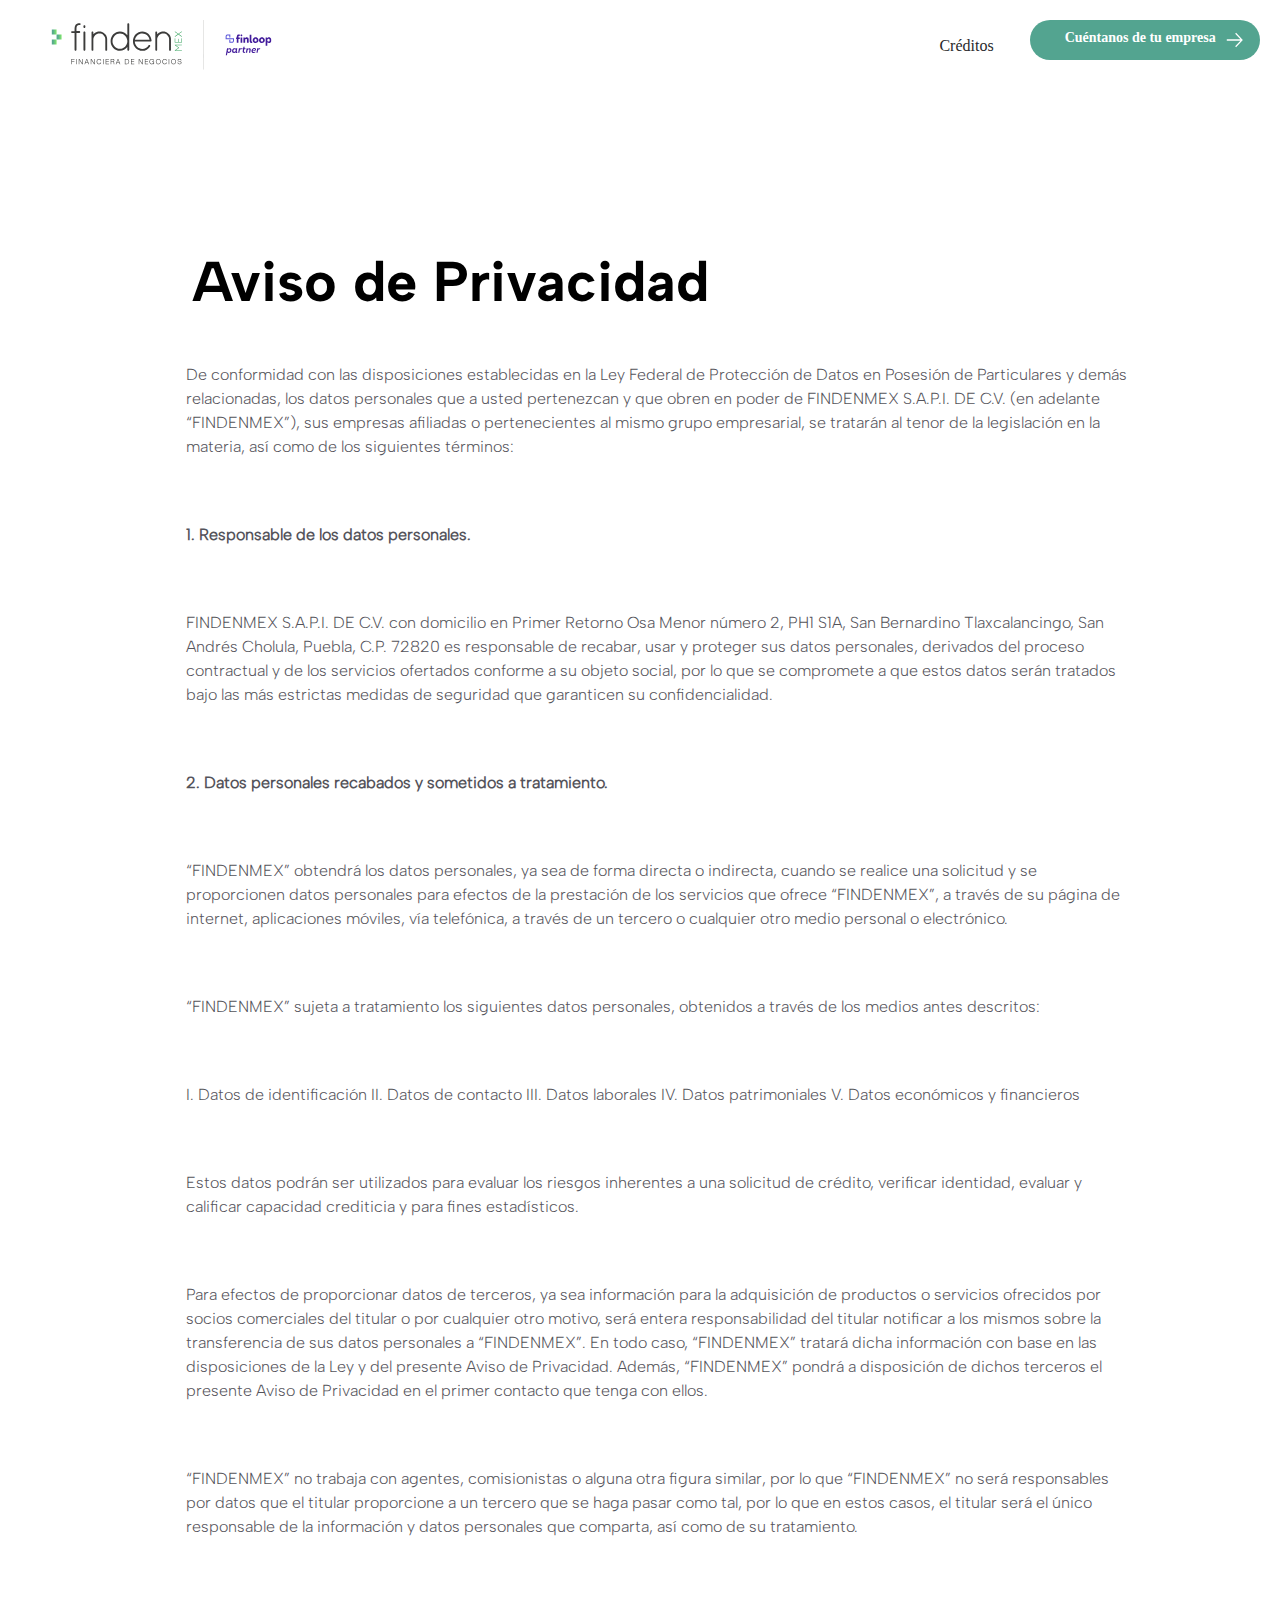
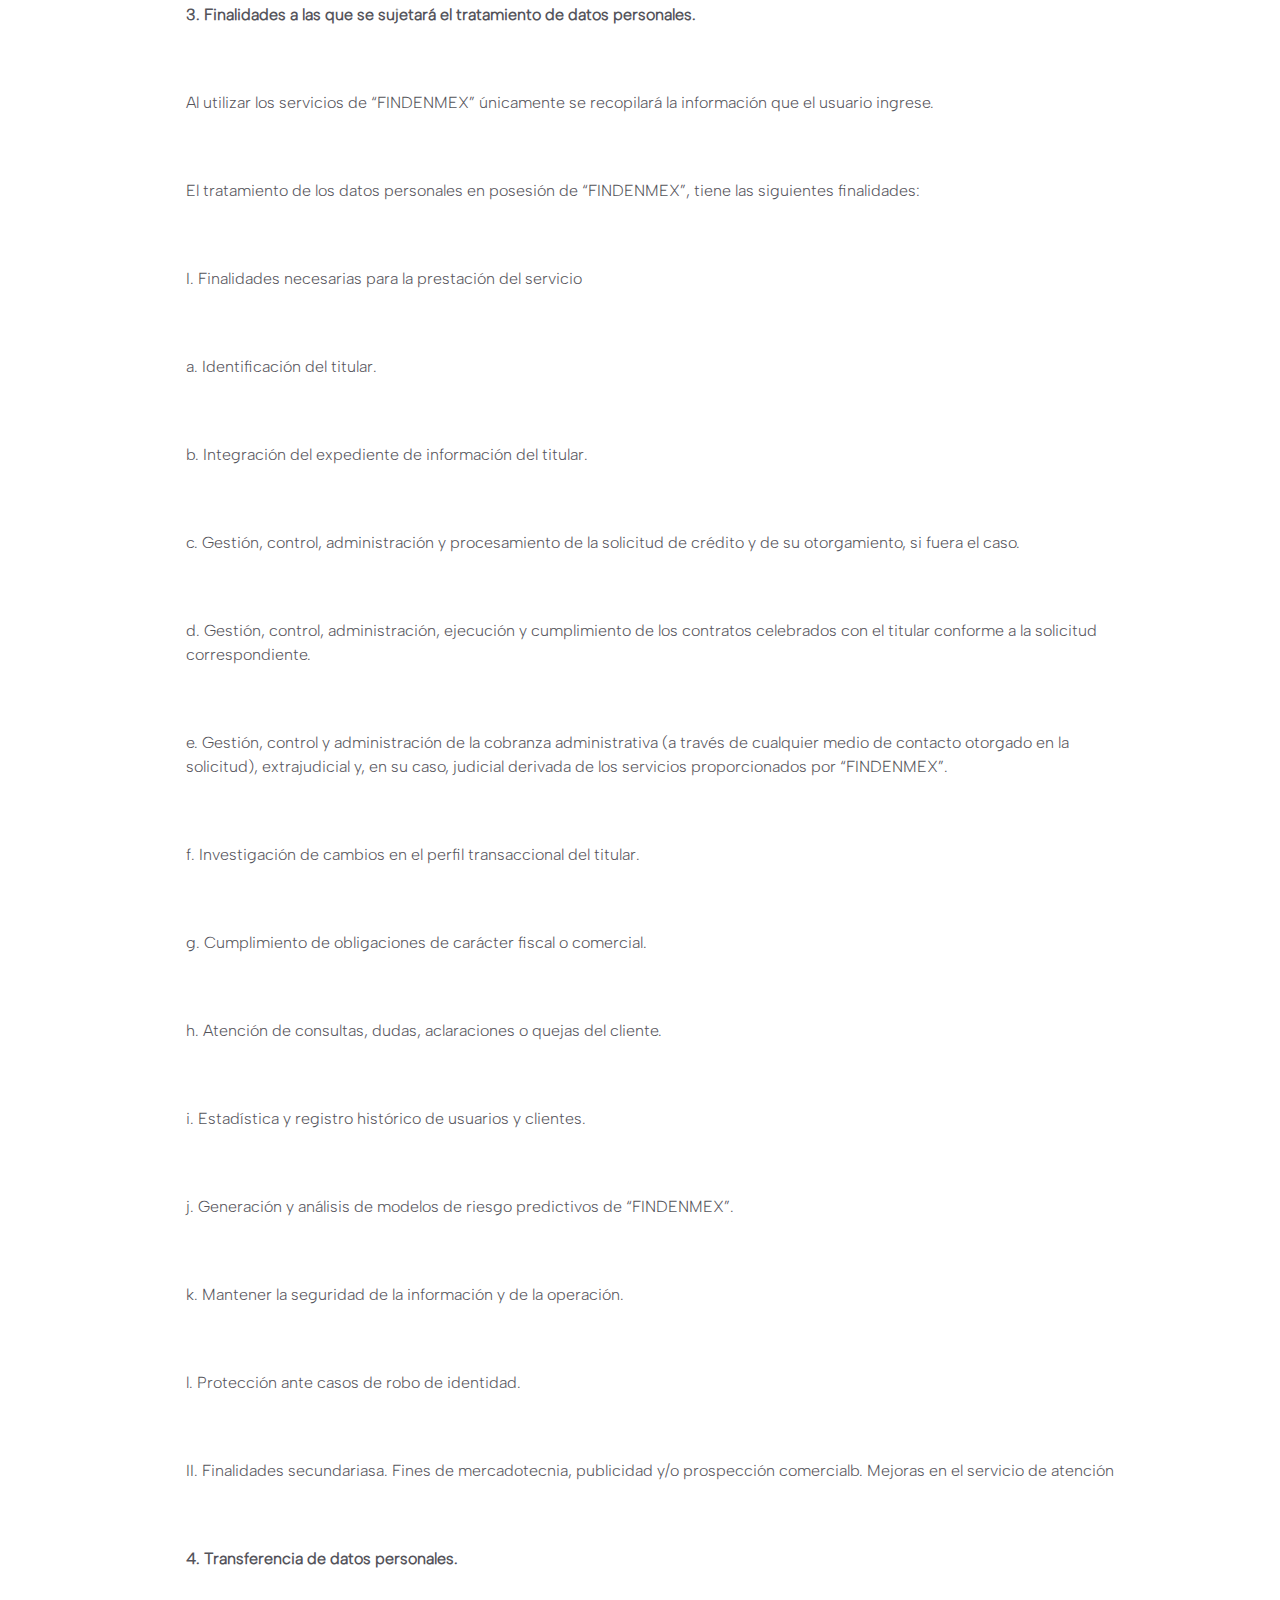
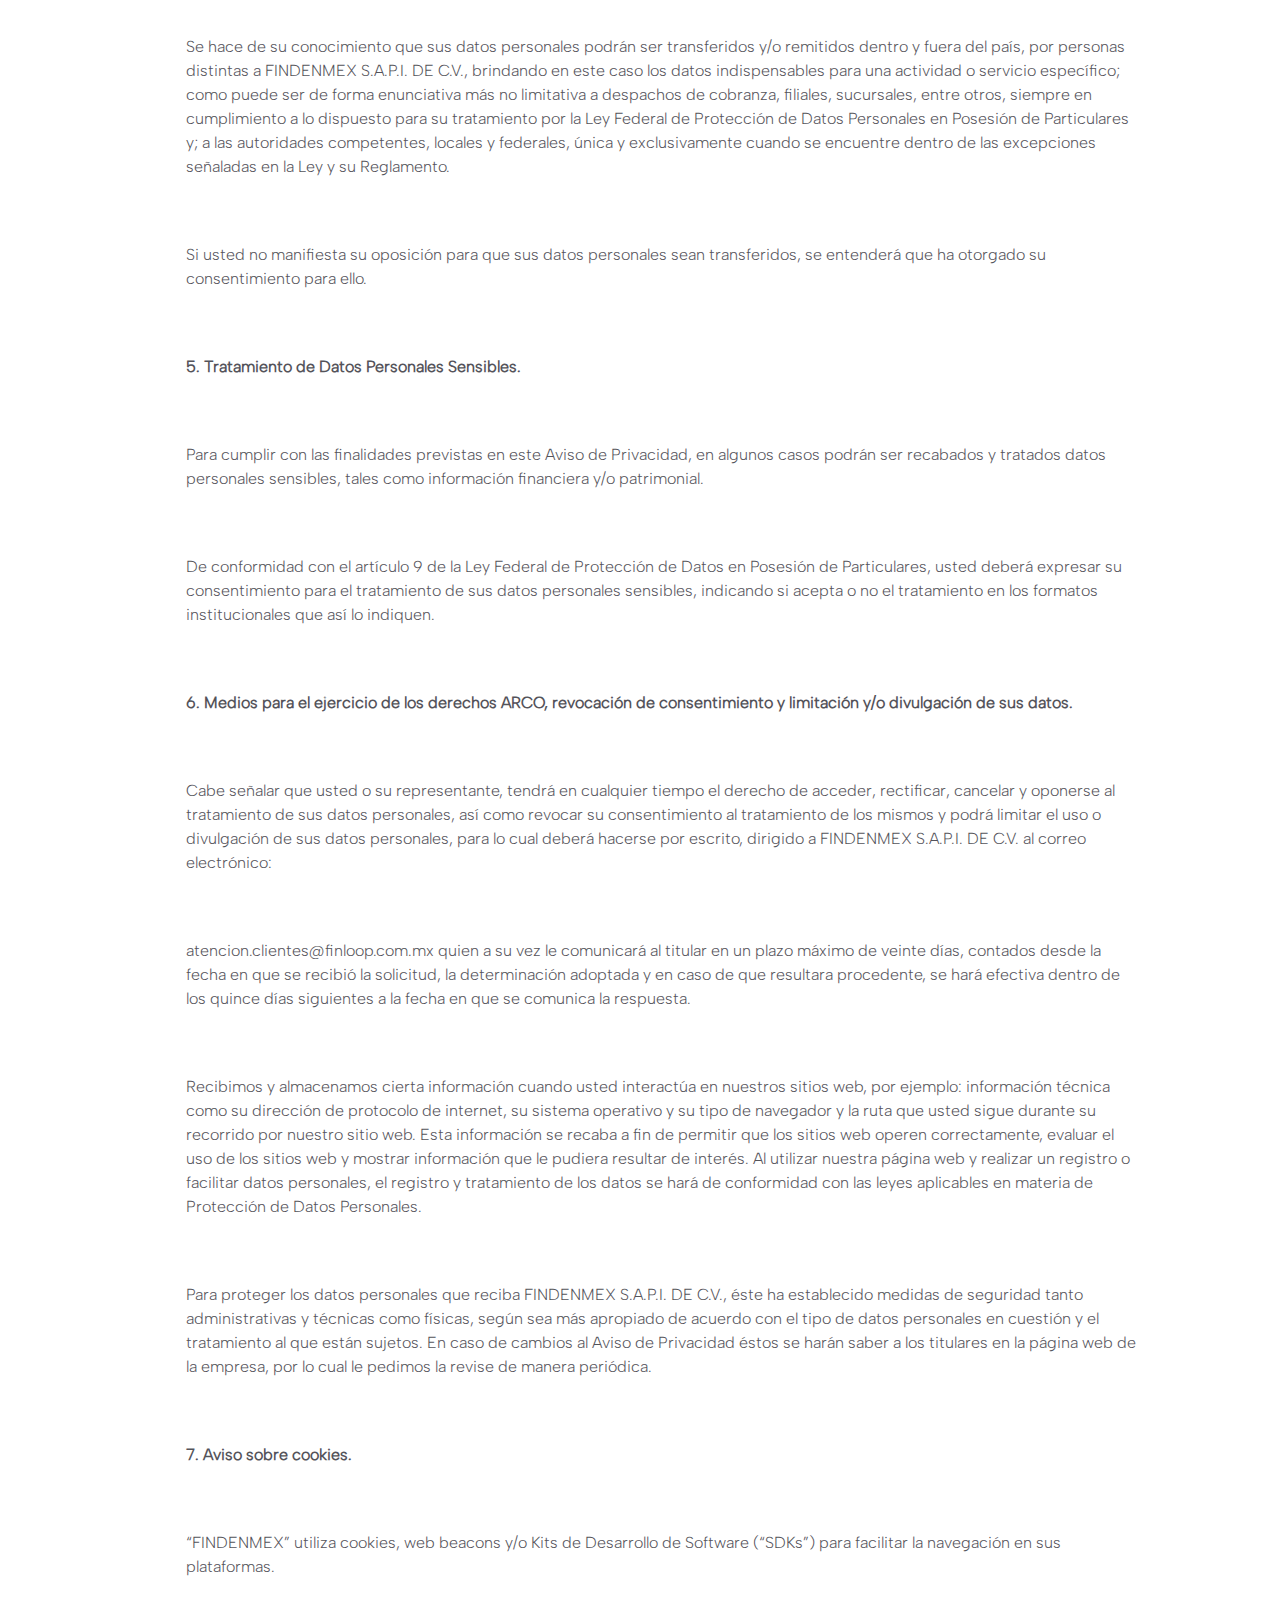
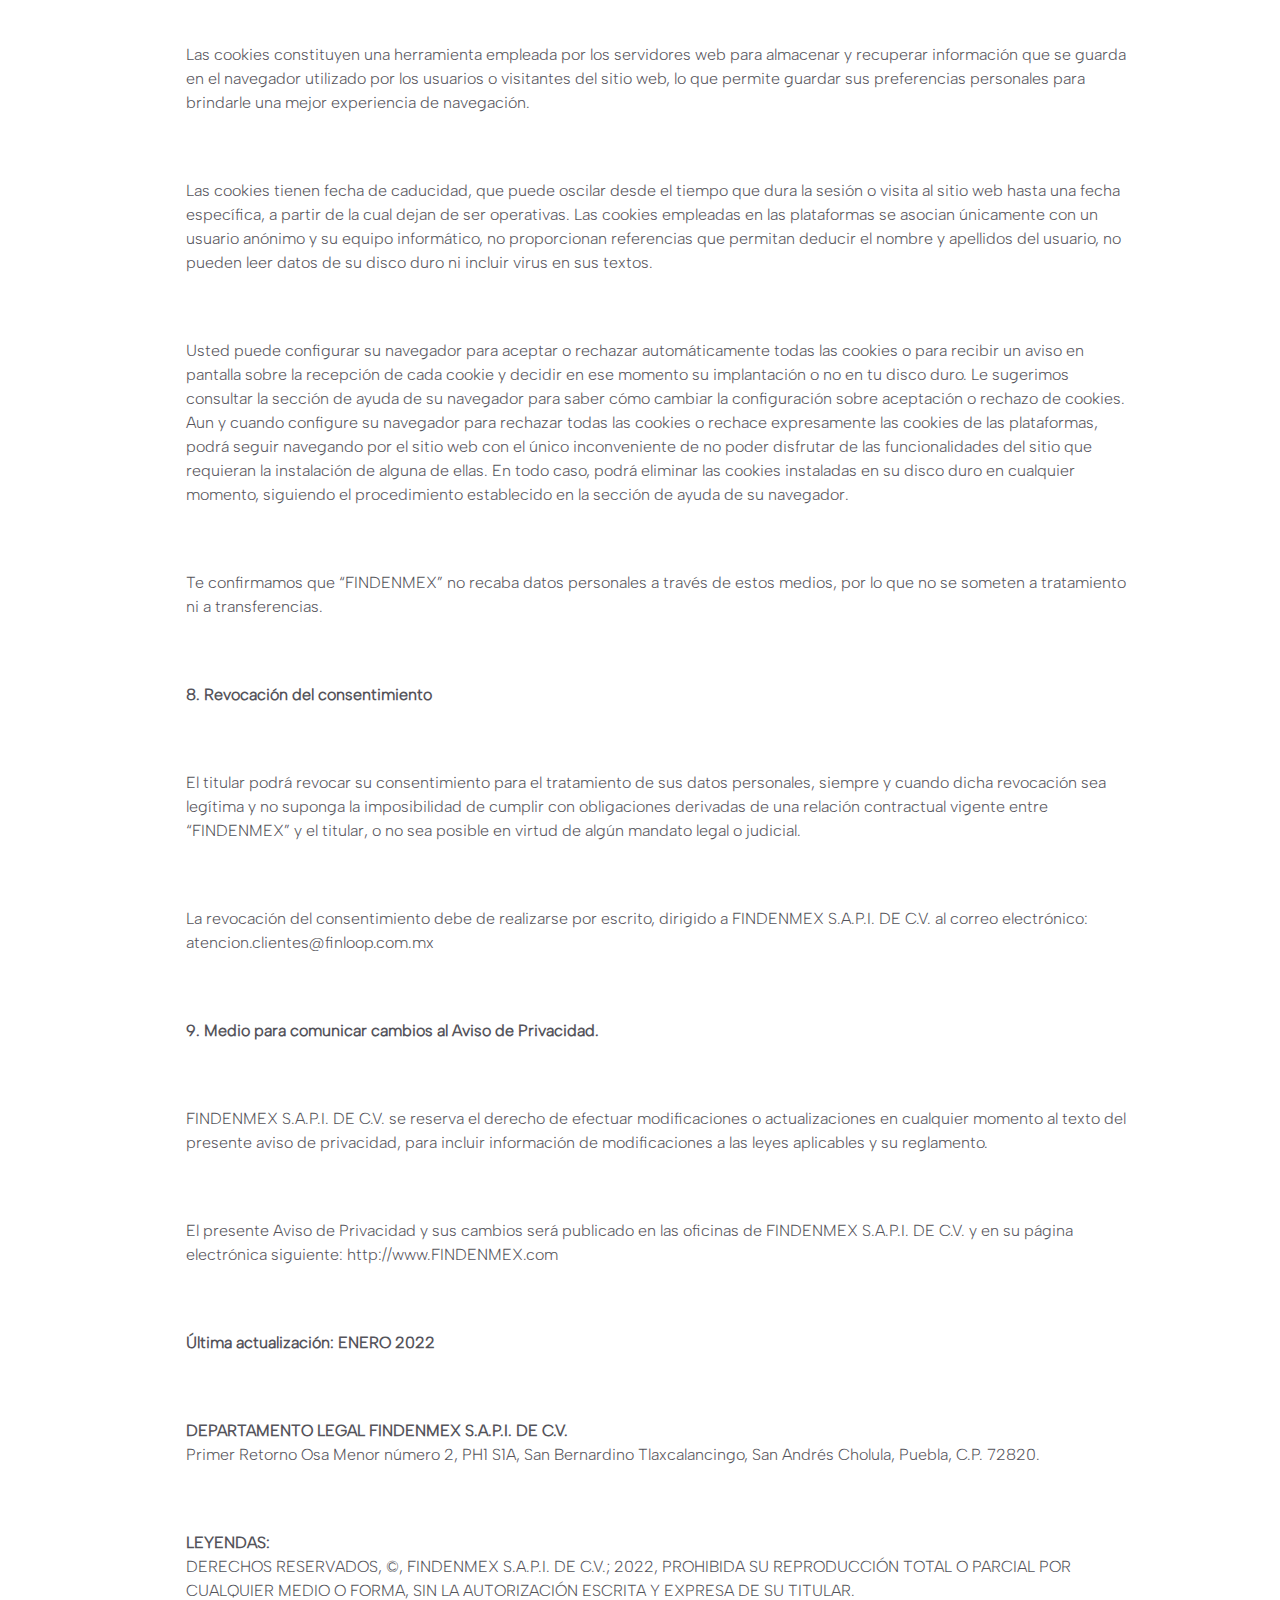
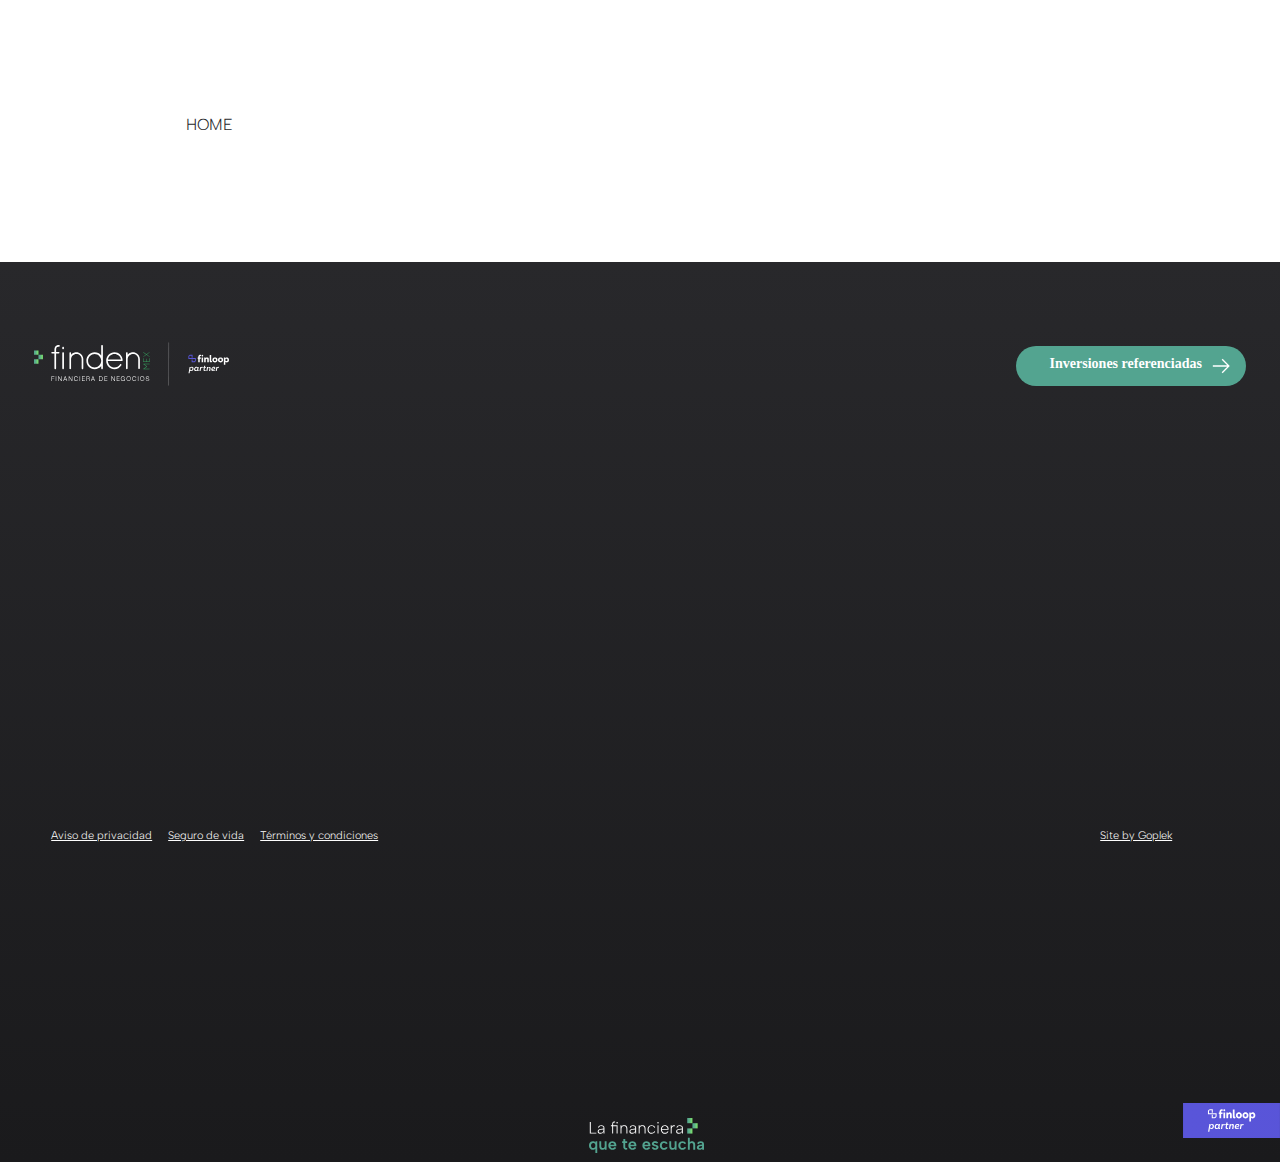
<file: aviso.html>
<!DOCTYPE html>
<html lang="en">
<head>
    <meta charset="UTF-8">
    <meta name="viewport" content="width=device-width, initial-scale=1.0">
    <link rel="stylesheet" href="aviso.css">
    <link rel="stylesheet" href="styles.css">
    <link rel="stylesheet" href="index.html">
    <title>Aviso de privacidad</title>
</head>
<body>
    
    <header class="header2">
        <img class="headerLogo" src="./icons/FindenMex.svg" alt="">
        <a href="index.html#section6" class="creditosBt">Créditos<span class="subrayado"></span></a>
  
        
        <button class="footerBottom" id="hideButtom" >
          <a href="#">
              <span class="textButton2">Cuéntanos de tu empresa</span>
              <span class="textButton2">Cuéntanos de tu empresa</span>
          </a>
  
          <img src="./icons/arrow-01.svg" class="formAncladoArrow" alt="">
         
      </button>
  
      </header>
  
   
<section class="universalContainer">


    <h1 class="titleAviso">Aviso de Privacidad</h1>
    <div class="texto">

      <p>
        De conformidad con las disposiciones establecidas en la Ley Federal de Protección de Datos en Posesión de Particulares y demás relacionadas, los datos personales que a usted pertenezcan y que obren en poder de FINDENMEX S.A.P.I. DE C.V. (en adelante “FINDENMEX”), sus empresas afiliadas o pertenecientes al mismo grupo empresarial, se tratarán al tenor de la legislación en la materia, así como de los siguientes términos:
     </p>
     <span>
        1. Responsable de los datos personales.
    </span>  
    <p>
        FINDENMEX S.A.P.I. DE C.V. con domicilio en Primer Retorno Osa Menor número 2, PH1 S1A, San Bernardino Tlaxcalancingo, San Andrés Cholula, Puebla, C.P. 72820 es responsable de recabar, usar y proteger sus datos personales, derivados del proceso contractual y de los servicios ofertados conforme a su objeto social, por lo que se compromete a que estos datos serán tratados bajo las más estrictas medidas de seguridad que garanticen su confidencialidad.
    </p>
    <span>2. Datos personales recabados y sometidos a tratamiento.</span>
    <p>
        “FINDENMEX” obtendrá los datos personales, ya sea de forma directa o indirecta, cuando se realice una solicitud y se proporcionen datos personales para efectos de la prestación de los servicios que ofrece “FINDENMEX”, a través de su página de internet, aplicaciones móviles, vía telefónica, a través de un tercero o cualquier otro medio personal o electrónico.  
    </p>
    <p>
        “FINDENMEX” sujeta a tratamiento los siguientes datos personales, obtenidos a través de los medios antes descritos:
    </p>
    <p>
        I. Datos de identificación
        II. Datos de contacto
        III. Datos laborales
        IV. Datos patrimoniales
        V. Datos económicos y financieros
    </p>
    <p>
        Estos datos podrán ser utilizados para evaluar los riesgos inherentes a una solicitud de crédito, verificar identidad, evaluar y calificar capacidad crediticia y para fines estadísticos.
    </p>
    <p>
        Para efectos de proporcionar datos de terceros, ya sea información para la adquisición de productos o servicios ofrecidos por socios comerciales del titular o por cualquier otro motivo, será entera responsabilidad del titular notificar a los mismos sobre la transferencia de sus datos personales a “FINDENMEX”. En todo caso, “FINDENMEX” tratará dicha información con base en las disposiciones de la Ley y del presente Aviso de Privacidad. Además, “FINDENMEX” pondrá a disposición de dichos terceros el presente Aviso de Privacidad en el primer contacto que tenga con ellos.
    </p>
    <p>“FINDENMEX” no trabaja con agentes, comisionistas o alguna otra figura similar, por lo que “FINDENMEX” no será responsables por datos que el titular proporcione a un tercero que se haga pasar como tal, por lo que en estos casos, el titular será el único responsable de la información y datos personales que comparta, así como de su tratamiento.</p>
    <span>
        3. Finalidades a las que se sujetará el tratamiento de datos personales.
    </span>
    <p>
        Al utilizar los servicios de “FINDENMEX” únicamente se recopilará la información que el usuario ingrese.
    </p>
    <p>
        El tratamiento de los datos personales en posesión de “FINDENMEX”, tiene las siguientes finalidades:
    </p>
    <p>
        I. Finalidades necesarias para la prestación del servicio
    </p>
    <p>a. Identificación del titular.</p>
    <p>b. Integración del expediente de información del titular.</p>
    <p>c. Gestión, control, administración y procesamiento de la solicitud de crédito y de su otorgamiento, si fuera el caso.</p>
    <p>d. Gestión, control, administración, ejecución y cumplimiento de los contratos celebrados con el titular conforme a la solicitud correspondiente.</p>
    <p>e. Gestión, control y administración de la cobranza administrativa (a través de cualquier medio de contacto otorgado en la solicitud), extrajudicial y, en su caso, judicial derivada de los servicios proporcionados por “FINDENMEX”.</p>
    <p>f. Investigación de cambios en el perfil transaccional del titular.</p>
    <p>g. Cumplimiento de obligaciones de carácter fiscal o comercial.</p>
    <p>h. Atención de consultas, dudas, aclaraciones o quejas del cliente.</p>
    <p>i. Estadística y registro histórico de usuarios y clientes.</p>
    <p>j. Generación y análisis de modelos de riesgo predictivos de “FINDENMEX”.</p>
    <p>k. Mantener la seguridad de la información y de la operación.</p>
    <p>l. Protección ante casos de robo de identidad.</p>
    <p>II. Finalidades secundariasa. Fines de mercadotecnia, publicidad y/o prospección comercialb. Mejoras en el servicio de atención</p>
    <span>
        4. Transferencia de datos personales.
    </span>
    <p>
        Se hace de su conocimiento que sus datos personales podrán ser transferidos y/o remitidos dentro y fuera del país, por personas distintas a FINDENMEX S.A.P.I. DE C.V., brindando en este caso los datos indispensables para una actividad o servicio específico; como puede ser de forma enunciativa más no limitativa a despachos de cobranza, filiales, sucursales, entre otros, siempre en cumplimiento a lo dispuesto para su tratamiento por la Ley Federal de Protección de Datos Personales en Posesión de Particulares y; a las autoridades competentes, locales y federales, única y exclusivamente cuando se encuentre dentro de las excepciones señaladas en la Ley y su Reglamento.
    </p>
    <p>
        Si usted no manifiesta su oposición para que sus datos personales sean transferidos, se entenderá que ha otorgado su consentimiento para ello.
    </p>
    <span>
        5. Tratamiento de Datos Personales Sensibles.
    </span>
    <p>
        Para cumplir con las finalidades previstas en este Aviso de Privacidad, en algunos casos podrán ser recabados y tratados datos personales sensibles, tales como información financiera y/o patrimonial.
    </p>
    <p>
        De conformidad con el artículo 9 de la Ley Federal de Protección de Datos en Posesión de Particulares, usted deberá expresar su consentimiento para el tratamiento de sus datos personales sensibles, indicando si acepta o no el tratamiento en los formatos institucionales que así lo indiquen.
    </p>
    <span>
        6. Medios para el ejercicio de los derechos ARCO, revocación de consentimiento y limitación y/o divulgación de sus datos.
    </span>
    <p>
        Cabe señalar que usted o su representante, tendrá en cualquier tiempo el derecho de acceder, rectificar, cancelar y oponerse al tratamiento de sus datos personales, así como revocar su consentimiento al tratamiento de los mismos y podrá limitar el uso o divulgación de sus datos personales, para lo cual deberá hacerse por escrito, dirigido a FINDENMEX S.A.P.I. DE C.V. al correo electrónico: 
    </p>
    <p>
        atencion.clientes@finloop.com.mx quien a su vez le comunicará al titular en un plazo máximo de veinte días, contados desde la fecha en que se recibió la solicitud, la determinación adoptada y en caso de que resultara procedente, se hará efectiva dentro de los quince días siguientes a la fecha en que se comunica la respuesta.
    </p>
    <p>
        Recibimos y almacenamos cierta información cuando usted interactúa en nuestros sitios web, por ejemplo: información técnica como su dirección de protocolo de internet, su sistema operativo y su tipo de navegador y la ruta que usted sigue durante su recorrido por nuestro sitio web. Esta información se recaba a fin de permitir que los sitios web operen correctamente, evaluar el uso de los sitios web y mostrar información que le pudiera resultar de interés. Al utilizar nuestra página web y realizar un registro o facilitar datos personales, el registro y tratamiento de los datos se hará de conformidad con las leyes aplicables en materia de Protección de Datos Personales.
    </p>
    <p>
        Para proteger los datos personales que reciba FINDENMEX S.A.P.I. DE C.V., éste ha establecido medidas de seguridad tanto administrativas y técnicas como físicas, según sea más apropiado de acuerdo con el tipo de datos personales en cuestión y el tratamiento al que están sujetos. En caso de cambios al Aviso de Privacidad éstos se harán saber a los titulares en la página web de la empresa, por lo cual le pedimos la revise de manera periódica.
    </p>
    <span>
        7. Aviso sobre cookies.
    </span>
    <p>
        “FINDENMEX” utiliza cookies, web beacons y/o Kits de Desarrollo de Software (“SDKs”) para facilitar la navegación en sus plataformas.
    </p>
    <p>
        Las cookies constituyen una herramienta empleada por los servidores web para almacenar y recuperar información que se guarda en el navegador utilizado por los usuarios o visitantes del sitio web, lo que permite guardar sus preferencias personales para brindarle una mejor experiencia de navegación.
    </p>
    <p>
        Las cookies tienen fecha de caducidad, que puede oscilar desde el tiempo que dura la sesión o visita al sitio web hasta una fecha específica, a partir de la cual dejan de ser operativas. Las cookies empleadas en las plataformas se asocian únicamente con un usuario anónimo y su equipo informático, no proporcionan referencias que permitan deducir el nombre y apellidos del usuario, no pueden leer datos de su disco duro ni incluir virus en sus textos.
    </p>
    <p>
        Usted puede configurar su navegador para aceptar o rechazar automáticamente todas las cookies o para recibir un aviso en pantalla sobre la recepción de cada cookie y decidir en ese momento su implantación o no en tu disco duro. Le sugerimos consultar la sección de ayuda de su navegador para saber cómo cambiar la configuración sobre aceptación o rechazo de cookies. Aun y cuando configure su navegador para rechazar todas las cookies o rechace expresamente las cookies de las plataformas, podrá seguir navegando por el sitio web con el único inconveniente de no poder disfrutar de las funcionalidades del sitio que requieran la instalación de alguna de ellas. En todo caso, podrá eliminar las cookies instaladas en su disco duro en cualquier momento, siguiendo el procedimiento establecido en la sección de ayuda de su navegador.
    </p>
    <p>
        Te confirmamos que “FINDENMEX” no recaba datos personales a través de estos medios, por lo que no se someten a tratamiento ni a transferencias.
    </p>
    <span>
        8. Revocación del consentimiento
    </span>
    <p>
        El titular podrá revocar su consentimiento para el tratamiento de sus datos personales, siempre y cuando dicha revocación sea legítima y no suponga la imposibilidad de cumplir con obligaciones derivadas de una relación contractual vigente entre “FINDENMEX” y el titular, o no sea posible en virtud de algún mandato legal o judicial.
    </p>
    <p>
        La revocación del consentimiento debe de realizarse por escrito, dirigido a FINDENMEX S.A.P.I. DE C.V. al correo electrónico: atencion.clientes@finloop.com.mx
    </p>
    <span>
        9. Medio para comunicar cambios al Aviso de Privacidad.
    </span>
    <p>
        FINDENMEX S.A.P.I. DE C.V. se reserva el derecho de efectuar modificaciones o actualizaciones en cualquier momento al texto del presente aviso de privacidad, para incluir información de modificaciones a las leyes aplicables y su reglamento.
    </p>
    <p>
        El presente Aviso de Privacidad y sus cambios será publicado en las oficinas de FINDENMEX S.A.P.I. DE C.V. y en su página electrónica siguiente: http://www.FINDENMEX.com
    </p>
    <span>
        Última actualización: ENERO 2022
    </span>
    <span class="legal">
        DEPARTAMENTO LEGAL FINDENMEX S.A.P.I. DE C.V.
  
        <p>
        Primer Retorno Osa Menor número 2, PH1 S1A, San Bernardino Tlaxcalancingo, San Andrés Cholula, Puebla, C.P. 72820.
        </p>
    </span>
<span class="leyendas">
        LEYENDAS:
    
    <p>
        DERECHOS RESERVADOS, ©, FINDENMEX S.A.P.I. DE C.V.; 2022, PROHIBIDA SU REPRODUCCIÓN TOTAL O PARCIAL POR CUALQUIER MEDIO O FORMA, SIN LA AUTORIZACIÓN ESCRITA Y EXPRESA DE SU TITULAR.
    </p>
</span>




<div class="container">
    <a class="creditLink" href="index.html">HOME</a>
    <div class="linea"></div>
</div>




</div>


<section class="section9">


    <div class="footerContainer">


    


      <div class="footer">

        <div>
          <img class="footerFindemex" src="icons/finden-footer.svg" alt="">
        </div>


        <button class="footerBottom">
          <a href="#" class="formLink2">
              <span class="textButton2">Inversiones referenciadas</span>
              <span class="textButton2">Inversiones referenciadas</span>
          </a>
          <img src="./icons/arrow-01.svg" class="formAncladoArrow" alt="">
      </button>
      </div>
      


      <div class="linksContainer">
        <img class="financiera" src="icons/la-financiera-que-te-escucha.svg" alt="">
      <div class="containerA">
        <a class="footerLinks" href="aviso.html">Aviso de privacidad</a>
        <a class="footerLinks" href="">Seguro de vida</a>
        <a class="footerLinks" href="">Términos y condiciones</a>
      </div>
      <img class="financiera2" src="icons/la-financiera-que-te-escucha.svg" alt="">
      <div class="footerEnd">© FindenMex 2023 · Todos los Derechos Reservados</div>
      <div class="goplek">Site by Goplek</div>
      </div>

      <img class="etiqueta" src="icons/finloop-partner.svg" alt="">
        

</div>

  </section>

   
    

</section>

</body>
</html>
</file>
<file: aviso.css>
@font-face {
    font-family: 'AlbertSans-Bold';
    src: url('./fonts/AlbertSans-Bold.ttf') format('truetype');
}

@font-face {
    font-family: 'AlbertSans-Light';
    src: url('./fonts/AlbertSans-Light.ttf') format('truetype');
}


* {
    margin: 0;
    padding: 0;
    box-sizing: border-box;
}

html,
body {
    margin: 0;
    padding: 0;
    height: 100%;


}


.universalContainer {
   
    top: 0;

}



.navSection6 {
   
    flex-shrink: 0;
    display: flex;
    align-items: center;
    justify-content: space-around;
    padding-top: 2em;
    height: 4.375rem;   
   
}

.navSection6 img{
    width: 9.625rem;
    height: 2.1875rem;
    flex-shrink: 0;
}

.creditLink2 {
    color: #28282B;
    text-align: center;
    font-family: 'AlbertSans-Bold';
    font-size: 0.75rem;
    font-style: normal;
    font-weight: 700;
    line-height: normal;
    cursor: pointer;
}

a {
    color: #28282B;
    text-align: center;
    font-size: 0.75rem;
    font-style: normal;
    font-weight: 700;
    line-height: normal;
    font-family: 'AlbertSans-Light';
}



p {
    color: #54535A;
    font-family: 'AlbertSans-Light';
    font-size: 1rem;
    font-style: normal;
    font-weight: 300;
    line-height: 1.5rem;
}



span {
    color: #54535A;
    font-family: 'AlbertSans-Light';
    font-size: 1rem;
    font-style: normal;
    font-weight: 700;
    line-height: 1.5rem;
}

.texto {

    padding-left: 2em;
    padding-right: 2em;
    padding-top: 3em;
    padding-bottom: 5em;
    display: flex;
    flex-direction: column;
    align-items: center;
    justify-content: center;
    gap: 4em;
    
}

h1 {
    color: #28282B;
    font-family: 'AlbertSans-Bold';
    font-size: 1.75rem;
    font-style: normal;
    font-weight: 700;
    line-height: normal;
    
}

.legal {
    display: flex;
    flex-direction: column;
    justify-content: center;
    align-items: center;
}


.leyendas {
    display: flex;
    flex-direction: column;
    justify-content: center;
    align-items: center;
}

.creditLink {
    color: #28282B;
    text-align: center;
    font-family: 'AlbertSans-Light';
    font-size: 1rem;
    font-style: normal;
    font-weight: 300;
    line-height: normal;
}

.container {
   
    position: relative;
    display: inline-block;
    cursor: pointer;
    text-align: center; 
    padding-top: 3em;
    padding-bottom: 3em;
    
}

.creditLink {
    text-decoration: none;
    color: #000;
    position: relative;
    z-index: 1;
}

.linea {
    position: absolute;
    bottom: 0;
    left: 0;
    width: 0;
    height: 2px;
    background-color: #53A490;
    margin-bottom: 3em;
    transition: width 0.3s ease-in-out;
}

.creditLink:hover+.linea {
    width: 100%;
}







.bgFooter2 {

    width: 37em;
    height: 37em;
    position: absolute;
    transform: translate(-0.87em, 2em);


}


.footer {

    position: relative;
    display: flex;
    flex-direction: column;
    gap: 6em;
    padding-top: 5em;
    justify-content: center;
    align-items: center;

}

.section9{
    
    top: 0;
    background: linear-gradient(#28282B, #1A1A1C);
    max-height: 100%;
    overflow-y: hidden;
    position: relative;
    z-index: 3;
}


@media screen and (min-width: 768px) {

    
    .navSection6 {
        flex-shrink: 0;
        display: flex;
        align-items: center;
        justify-content: space-between;
        padding-top: 2em;
        height: 2.875rem;  
        padding-bottom: 5em;
        height: 6.875rem;
        padding-left: 2%;
        padding-right: 2%;
        }
        
        h1{
            padding-top: 3em;
            width: 334px;
            color: #28282B;
            font-family: 'AlbertSans-Bold';
            font-size: 2.25rem;
            font-style: normal;
            font-weight: 700;
            line-height: normal;
            position: relative;
            left: 15%;
        }
    


    .navSection6 img{
        width: 13.82206rem;
        height: 3.125rem;
        flex-shrink: 0;
    }

    .buttonAviso{
        width: 14.375rem;
        height: 2.5rem;
        flex-shrink: 0;
        border-radius: 1.25rem;
        background: #53A490;
        display: flex;
        justify-content: center;
        align-items: center;
      
      }

      .buttonAvisoLink {
        text-decoration: none;
        color: #FFFFFF;
        font-family: 'AlbertSans-Bold';
        font-size: 0.875rem;
        font-style: normal;
        font-weight: 700;
        line-height: normal;
        width: 167px;
        height: 17px;
        display: block;
      
      }


      .avisoArrow {
        width: 1.16531rem;
        height: 0.98188rem;
        flex-shrink: 0;
        fill: #FFF;
      }

      .containerAviso{
        display: flex;
        gap:2rem;
        align-items: center;
        justify-content: center;
      }

     .titleAviso {
       color: black;
       text-align: center;
      }

      .texto{
        position: relative;
        left: 12%;
        width: 63.375rem;
        align-items: flex-start;
      }

      .legal {
        align-items: flex-start;
    }

    .leyendas {
        
        align-items: flex-start;
    }

    
.creditLink {
    color: #28282B;
    text-align: center;
    font-family: 'AlbertSans-Light';
    font-size: 1rem;
    font-style: normal;
    font-weight: 300;
    line-height: normal;
}


.footerContainer {
   height: 100vh; 
    width: 100vw;
    position: relative;
}

.section9{
    height: 100vh;
    width: 100vw;
    position: relative;
}
}
</file>
<file: styles.css>
@font-face {
  font-family: 'AlbertSans-Bold';
  src: url('./fonts/AlbertSans-Bold.ttf') format('truetype');
}

@font-face {
  font-family: 'AlbertSans-Light';
  src: url('./fonts/AlbertSans-Light.ttf') format('truetype');
}

html {
  scroll-behavior: smooth;
  -webkit-overflow-scrolling: touch;
}



:root {
  --heroHeight: 100vh;
}

* {
  margin: 0;
  padding: 0;
  box-sizing: border-box;
}

section {
  overflow: hidden;
}

body {
  overflow-x: hidden;
}


/* EFECTO COVER ##################################*/
.scrollable-section {
  display: none;
}

.hero-effects {

  height: 100vh;
  position: relative;
  z-index: 1;
  top: 0;
  left: 0;
}

.bg::before {
  content: "";
  position: absolute;
  top: 0;
  left: 0;
  width: 100%;
  height: 100%;
  background: rgba(255, 255, 255, 0.6);
  /* Define la opacidad aquí */
  z-index: 2;
  /* Asegura que esté detrás de .bg */
}


.bg {
  height: 100%;
  position: fixed;
  width: 100%;
  background-image: url('./imgs/finden-hero.jpg');
  background-repeat: no-repeat;
  background-size: cover;
  background-position: center center;
  transform: scale(1);

}


.shade {
  opacity: 0;
  background: white;
  z-index: 2;
  height: 100%;
  position: fixed;
  width: 100%;
  pointer-events: none;
}

.title {
  width: 100%;
}

.text {
  position: relative;
  z-index: 3;
  display: flex;
  flex-direction: column;
  align-items: center;
  justify-content: center;
  width: 23rem;
  text-align: center;
  color: white;
  padding: 4em;
  text-align: center;
  margin-bottom: 50%;
  gap: 2em;
}

.contentText {
  display: flex;
  flex-direction: column;
  justify-content: center;
  align-items: center;
  gap: 3rem;

}



.textImg {
  width: 100%;


}

.textImg2 {
  position: absolute;
  bottom: -30%;
  left: 50%;
  transform: translate(-50%, -50%);
  width: 131px;
  height: 40px;

}


.arrow {
  position: fixed;
  left: 50%;
  margin-left: -20px;
  bottom: 0;
  width: 40px;
  height: 40px;
  opacity: 1;
}

.centerV {
  display: flex;
  justify-content: center;
  align-items: center;
  height: 100%;
}


/* Your custom styles for h1 and p go here */
h1 {
  color: #53A490;
  text-align: center;
  font-family: 'AlbertSans-Bold';
  font-size: 2.75rem;
  font-style: normal;
  font-weight: 700;
  line-height: normal;
}


.text p {
  color: #28282B;
  font-family: 'AlbertSans-Bold';
  font-size: 1.875rem;
  font-style: normal;
  font-weight: 700;
  line-height: normal;
}

.section-2 {
  top: 0;

}

.content {
  background: white;
  display: flex;
  flex-direction: column;
  align-items: center;
  justify-content: center;
  width: 100%;
  position: relative;
  z-index: 3;
  padding-bottom: 2rem;
  overflow: hidden;
}


/* Your custom styles for p inside .content go here */

.bouncy {
  animation: bounce 3s infinite cubic-bezier(0.175, 0.885, 0.32, 1.275);
}

@keyframes bounce {

  0%,
  20%,
  50%,
  80%,
  100% {
    transform: translateY(0);
  }

  40% {
    transform: translateY(-25px);
  }

  60% {
    transform: translateY(-15px);
  }
}

/* EFECTO COVER ##################################*/



header {
  display: flex;
  flex-direction: row;
  justify-content: flex-end;
  align-items: flex-start;
  padding: 1.25rem;
  z-index: 3;
  position: relative;
}

.creditosBt {

  color: #28282B;
  text-align: center;
  font-family: 'AlbertSans-Light';
  font-size: 0.75rem;
  font-style: normal;
  font-weight: 300;
  line-height: normal;
  width: 48px;
  height: 14px;
  line-height: 14px;
  letter-spacing: 0em;
  text-decoration: none;
  cursor: pointer;
  display: inline-block;
  position: relative;
}

.subrayado {
  position: absolute;
  bottom: -0.5em;
  left: 0;
  width: 0;
  height: 2px;
  background-color: #53A490;
  transition: width 0.3s ease-in-out;
}


.creditosBt:hover .subrayado {
  width: 100%;
}

/* Boton superior: "Cuentanos de tu empresa" */

#hideButtom {
  display: none;
}

.formLink {
  display: none;
}

/*  ######################################   */



/*CTA ANCLADO*    */
.formAnclado {
  position: fixed;
  bottom: 0;
  left: 0;
  width: 100%;
  height: 4.375rem;
  background: #53A490;
  display: flex;
  justify-content: center;
  align-items: center;
  gap: 1rem;


}

.formLinkAnclado {
  color: #FFF;
  text-align: right;
  font-family: 'AlbertSans-Bold';
  font-size: 1.125rem;
  font-style: normal;
  font-weight: 700;
  line-height: normal;
  text-transform: uppercase;
  text-decoration: none;

}

.formAncladoArrow {
  width: 1.16531rem;
  height: 0.98188rem;
  flex-shrink: 0;
  fill: #FFF;
}

.footerBottom {

  display: flex;
  justify-content: center;
  align-items: center;
  overflow: hidden;
  position: relative;
  border: none;
  cursor: pointer;
  border-radius: 1.25rem;
  background: #53A490;
  width: 14.375rem;
  height: 2.5rem;
  flex-shrink: 0;
}

.footerBottom a {
  display: block;
  position: relative;
  overflow: hidden;
  width: calc(100% - 50px);
  height: 100%;
  text-decoration: none;

  color: #FFF;
  text-align: right;
  font-family: "AlbertSans-ligth";
  font-size: 0.875rem;
  font-style: normal;
  font-weight: bolder;
  line-height: normal;
}

.textButton2 {
  display: block;
  position: absolute;
  top: 0;
  left: 0;
  width: 100%;
  height: 100%;
  padding: 10px;
  transition: transform 0.5s ease-in-out, opacity 0.5s ease-in-out;
  opacity: 1;
  color: #FFF;
  text-align: right;
  font-family: "AlbertSans-ligth";
  font-size: 0.875rem;
  font-style: normal;
  font-weight: bolder;
  line-height: normal;
  white-space: nowrap; 
}

.footerBottom a:hover .textButton2:first-child {
  transform: translateY(-100%);
  opacity: 0;
}

.footerBottom a:hover .textButton2:last-child {
  transform: translateY(0);
}

.textButton2:last-child {
  transform: translateY(100%);
}



/* CTA ANCLADO  */


.description {
  color: #28282B;
  font-family: 'AlbertSans-Bold';
  font-size: 2.0999rem;
  font-style: normal;
  font-weight: 700;
  line-height: normal;

  padding: 1.5em;
  width: 369px;
  height: 371px;



}

.descriptionContent {
  top: 0;
  align-items: center;


}

.description span {
  color: #53A490;
  font-family: 'AlbertSans-Bold';
  font-size: 2.0999rem;
  font-style: normal;
  font-weight: 700;
  line-height: normal;
}

/* Efecto de entrada de texto */
.description {
  opacity: 0;
  transform: translateY(50px);
  transition: opacity 1s, transform 1s;
}

/*Efecto de entrada de texto */

/*Imagenes para efecto revelado*/
.imgRevealed {

  margin-top: 0.5em;
  padding-right: 9.5em;
  padding-bottom: 4em;

}

.imgRevealed div {
  display: flex;
  /* Cambiar la dirección de flexbox para las imágenes internas */
  flex-direction: row;
  /* Alinear las imágenes internas horizontalmente */
}

.imgRevealed img {
  flex-shrink: 0;
  margin: 0.300em;
  /* Espacio entre las imágenes */
  opacity: 0;
  /* Inicialmente, las imágenes están ocultas */
  transition: opacity 0.5s;
  /* Agrega una transición de fade-in */
}

.imgRevealed img.in-viewport {
  opacity: 1;
}


.imgRevealed>div:nth-child(2) {

  height: 10.625em;
  flex-shrink: 0;
  width: 100%;
  position: relative;

}

.imgRevealed>div:nth-child(3) {

  height: 10.625em;
  flex-shrink: 0;
  width: 100%;


}


.imgRevealed>div:nth-child(2)>img.img2 {

  position: absolute;
  transform: translate(9.6em);
}


.img1 {
  width: 9.5em;
  height: 9.5em;
}


.img2 {
  width: 9.5em;
  height: 9.5em;
  position: absolute;


}

.childContainer2 {
  position: absolute;
  background-color: white;
  width: 1.875em;
  height: 1.875em;
  border-radius: 50%;
  transform: translate(17em, -0.7em);


}

.img3 {
  width: 9.5em;
  height: 9.5em;
  position: absolute;


}

.chilContainer3 {
  position: relative;
  background-color: white;
  width: 3.125rem;
  height: 3.125rem;
  flex-shrink: 0;
  top: 8em;
  right: 1em;
  border-radius: 50%;
}

#imgVar1 {
  transition: opacity 1s;
  /* 0.5 segundos para la transición de opacidad */
}

#imgVar2 {
  transition: opacity 1s;
  /* 0.5 segundos para la transición de opacidad */
}

#imgVar3 {
  transition: opacity 1s;
  /* 0.5 segundos para la transición de opacidad */
}


.linea-verde {
  position: relative;
  width: 100%;
  height: 2.5px;
  background-color: white;
  overflow: hidden;
}

.linea-verde::before {
  content: "";
  position: absolute;
  top: 0;
  left: 0;
  width: 0;
  height: 100%;
  background-color: #53A490;
  ;
  animation: crecimiento 5s linear infinite;
}

@keyframes crecimiento {
  0% {
    width: 0;
  }

  100% {
    width: 100%;
  }
}

.linea-verde:hover::before {
  animation: none;
  width: 100%;
}

/*   */


/*   */

#section3 {
  background-color: white;
  top: 0;
  display: flex;
  flex-direction: column;
  align-items: center;
  justify-content: center;
  gap: 2em;
  padding-top: 9em;
  padding-bottom: 3em;
  position: relative;
  z-index: 3;
}


.info {
  background-color: white;
  width: 23.125rem;


}

.info p {

  color: #28282B;
  font-family: 'AlbertSans-Bold';
  font-size: 2.125rem;
  font-style: normal;
  font-weight: 700;
  line-height: normal;
  
}

.colorB {
  color: #28282B;
  font-family: 'AlbertSans-Bold';
  font-style: normal;
  font-weight: 700;
  line-height: normal;
}

.color {
  color: #53A490;
  font-family: 'AlbertSans-Bold';
  font-size: 2.125rem;
  font-style: normal;
  font-weight: 700;
  line-height: normal;
}

.colorDegrade {
  color: #53A490;
  font-family: 'AlbertSans-Light';
  font-size: 2.125rem;
  font-style: normal;
  font-weight: 600;
  line-height: normal;
}


.degrade {
  color: #54535A;
  font-family: 'AlbertSans-Light';
  font-size: 2.125rem;
  font-style: normal;
  font-weight: 300;
  line-height: normal;
}

.pibContainer {
 
  position: relative;
 


}

.dots {
  width: 20em;
  height: 20em;
transform: rotate(-90deg);
flex-shrink: 0;
}

.pib {
  width: 20.875rem;
  height: 15rem;
  flex-shrink: 0;
  position: absolute;
  transform: translate(-21em, 2em);

}

.section-3Container {
  display: flex;
  flex-direction: column;
  align-items: center;
  justify-content: center;
  gap: 2em;

}



#section4 {
  background-color: #28282B;
  width: 100%;
  padding-top: 7.5rem;
  display: flex;
  justify-content: center;
  flex-direction: column;
  overflow-y: hidden;
  gap: 2rem;
  padding-bottom: 6rem;
  top: 0;
  position: relative;
  z-index: 3;
}

.fadeTop {
  opacity: 0;
  transform: translate(0, 10vh);
  transition: all 1s;
}


.visible {
  opacity: 1;
  transform: translate(0, 0);
}




.pymesContainer {
  padding-left: 1.7em;
}

.dots2 {
  width: 20em;
  height: 20em;
  position: relative;
}

.pymes {
  width: 17em;
  height: 17em;
  position: absolute;
  transform: translate(-18.2em);
}

.info2 {
  font-size: 2.125rem;
  font-style: normal;
  font-weight: 300;
  line-height: normal;
  text-align: justify;
  padding-left: 0.5em;
  padding-right: 0.5em;
  padding-bottom: 1.7em;

}


.color2 {
  color: #FFFFFF;
  font-family: 'AlbertSans-Light';
  font-size: 2rem;
  font-style: normal;
  font-weight: lighter;
  line-height: normal;
}

.info2 p {
  color: #FFFFFF;
  font-family: 'AlbertSans-Bold';
  font-size: 2rem;
  font-style: normal;
  font-weight: 700;
  line-height: normal;
  text-align: left;

}

.greenColor {
  color: #53A490;
  font-family: 'AlbertSans-Bold';
  font-size: 2rem;
  font-style: normal;
  font-weight: 700;
  line-height: normal;
}

.fuente {
  color: #53A490;
  font-family: 'AlbertSans-Light';
  font-size: 0.625rem;
  font-style: normal;
  font-weight: 300;
  line-height: normal;
  padding-top: 2px;
  width: 100%;

}

#section5 {
  background-color: white;
  width: 100%;
  height: 100%;
  display: flex;
  flex-direction: column;
  gap: 2.5em;
  justify-content: center;
  align-items: center;
  top: 0;
  padding-bottom: 5em;
  position: relative;
  z-index: 3;



}

.info3 {
  text-align: center;
  width: 100vw;
  margin-top: 5em;
  font-size: 2.25rem;
  line-height: normal;

}

.greenColor2 {
  color: #53A490;
  font-family: 'AlbertSans-Bold';
  font-style: normal;
  font-weight: 700;
  line-height: normal;
}

.boldBlack {
  color: #28282B;

  font-family: 'AlbertSans-Bold';
  font-style: normal;
  font-weight: 700;
  line-height: normal;
}

.color3 {

  color: #54535A;
  font-family: 'AlbertSans-Light';
  font-style: normal;
  font-weight: lighter;
  line-height: normal;

}

.containerEmpresa {
  width: 23.125rem;
  height: 13.125rem;
  flex-shrink: 0;
  background-image: url('imgs/empresas-mexicanas.jpg');
  background-size: cover;
  background-position: center center;
  margin-top: 1.5em;

}

#section6 {
  background-color: white;
  width: 100%;
  top: 0;
  overflow: auto;
}


h2 {
  color: #28282B;
  font-family: 'AlbertSans-Bold';
  font-size: 2.625rem;
  font-style: normal;
  font-weight: 700;
  line-height: normal;
  text-align: center;
  padding-top: 3.5em;
  

}

h3 {
  color: #53A490;
  font-family: 'AlbertSans-Bold';
  font-size: 1.5rem;
  font-style: normal;
  font-weight: 700;
  line-height: normal;
  text-align: center;
  padding-bottom: 1rem;
}

.info4 {
  padding-left: 0.5em;
  padding-right: 0.5em;


}

.infoP {
  color: #54535A;
  font-family: 'AlbertSans-Light';
  font-size: 1.125rem;
  font-weight: lighter;
  font-style: normal;
  text-align: center;

}

.pagas {
  color: #53A490;
  text-align: center;
  font-family: 'AlbertSans-Bold';
  font-size: 1.125rem;
  font-style: normal;
  font-weight: 300;
  line-height: normal;
}

.capital {
  color: #54535A;
  text-align: center;
  font-family: 'AlbertSans-Bold';
  font-size: 1.125rem;
  font-style: normal;
  font-weight: 300;
  line-height: normal;
}

.container4 {
  display: flex;
  flex-direction: column;
  align-items: center;
  justify-content: center;
  gap: 2em;
  padding-top: 9em;
}

.container5 {
  display: flex;
  flex-direction: column;
  align-items: center;
  justify-content: center;
  gap: 2em;
  padding-top: 3em;
}

.info5 {
  padding-left: 0.5em;
  padding-right: 0.5em;
}

.container6 {
  display: flex;
  flex-direction: column;
  align-items: center;
  justify-content: center;
  gap: 2em;
  padding-top: 3em;

}

.info6 {
  text-align: center;
  color: #54535A;
  font-family: 'AlbertSans-Light';
  font-size: 1.125rem;
  font-weight: lighter;
  font-style: normal;
  text-align: center;

}

#section7 {
  background-color: white;
  width: 100%;
  top: 0;
  padding-top: 12rem;
  display: flex;
  flex-direction: column;
  align-items: center;
  justify-content: center;
  position: relative;
  z-index: 3;

}

.info7 {

  font-size: 1.75rem;
  text-align: center;
}

.container7 {
  padding-left: 1em;
  padding-right: 1em;
  display: flex;
  flex-direction: column;
  align-items: center;
  justify-content: center;
  gap: 4em;
  margin-top: -2em;
}

.infoP3 {
  clear: #54535A;
  font-family: 'AlbertSans-Light';

  font-weight: lighter;
  font-style: normal;

}

.pagas3 {
  color: #53A490;
  text-align: center;
  font-family: 'AlbertSans-Bold';

  font-style: normal;
  font-weight: 300;
  line-height: normal;
}


.containerImgs {
  position: relative;
  overflow: hidden;
  display: flex;
  width: 22.875rem;
  height: 23.125rem;
  padding: 0.00006rem 0rem 0rem 0rem;
  flex-direction: column;
  justify-content: center;
  align-items: center;
  flex-shrink: 0;
}

.dots3 {
  width: 90%;
  height: 90%;
  flex-shrink: 0;
  position: relative;
  clip-path: polygon(0 0, 100% 0, 100% 75%, 0 75%);
}

.finloop {
  width: 75%;
  height: 100%;
  flex-shrink: 0;
  position: absolute;
  bottom: -100%;
  /* Inicialmente fuera de la vista */
  transition: bottom 1s ease, clip-path 1s ease;
  transform: translate(-0.1em, 2em);
}

.finloop.active {
  bottom: 0;
  clip-path: polygon(0 0, 100% 0, 100% 65%, 0 65%);
}


#section8 {
  background: #EFEFEF;
  margin-top: -5em;
  padding-top: 5em;
  padding-bottom: 8em;
  top: 0;
  position: relative;
  z-index: 3;
}


h4 {
  color: #28282B;
  font-family: 'AlbertSans-Bold';

  font-style: normal;
  font-weight: 700;
  line-height: normal;
  text-align: center;

  padding-bottom: 4rem;
  text-shadow: 0px 4px 4px rgba(0, 0, 0, 0.25);
  font-size: 2.625rem;
}

.h4Green {
  color: #53A490;
  font-family: 'AlbertSans-Bold';
  font-size: 2.625rem;
  font-style: normal;
  font-weight: 700;
  line-height: normal;
}

.info8 {

  line-height: normal;
  text-align: center;

}

.black {
  font-size: 1.70rem;
  color: #28282B;
  text-align: center;
  font-family: 'AlbertSans-Bold';
  font-style: normal;
  font-weight: 700;
  line-height: 140%;
}

.ligthBlack {
  font-size: 1.5rem;
  color: #28282B;
  font-family: 'AlbertSans-light';
  font-style: normal;
  font-weight: lighter;

}

.formulario {
  font-family: 'AlbertSans-light';
  color: #53A490;
  font-size: 1.5rem;
  font-style: normal;
  font-weight: 300;
  line-height: 140%;
  text-decoration-line: underline;
}

.container8 {
  display: flex;
  flex-direction: column;
  align-items: center;
  justify-content: center;
  position: relative;
  z-index: 3;
}

.containerRelative {
  width: 18.3125rem;
  height: 21.25rem;
  flex-shrink: 0;
  padding-top: 1em;
  margin-bottom: 4em;
}

.empresarioImg {
  width: 17rem;
  height: 20rem;
  flex-shrink: 0;
  margin-top: 4em;
  position: relative;

}

.iconFinden {
  width: 4.2rem;
  height: 7.2rem;
  flex-shrink: 0;
  position: absolute;
  transform: translate(-3em, 20.3em);

}

#section9 {

  top: 0;
  background: linear-gradient(#28282B, #1A1A1C);
  max-height: 100%;
  overflow-y: hidden;
  position: relative;
  z-index: 3;

}

#section9 .formAnclado {
  display: none;
  overflow: auto;
}

.sectionContainer9 {
  position: relative;
  display: flex;
  flex-direction: column;
  gap: 6em;
  padding-top: 5em;
  justify-content: center;
  align-items: center;

}

.bgFooter {
  width: 34em;
  height: 34em;
  position: absolute;
  transform: translate(5em, 4em);


}

.footerFindemex {
  width: 12.1875rem;
  height: 2.75rem;
  flex-shrink: 0;
}



.financiera {
  width: 7.1875rem;
  height: 2.1875rem;
  flex-shrink: 0;
}

.footerImg {
  position: absolute;

}

.footerLinks {
  color: #FFF;
  font-family: 'AlbertSans-light';
  font-size: 0.6875rem;
  font-style: normal;
  font-weight: 300;
  line-height: normal;
}

.linksContainer {

  display: flex;
  gap: 3em;
  justify-content: center;
  align-items: center;
  padding-bottom: 3%;
  flex-direction: column;
  padding-top: 3.5em;
}

footer {
  color: #FFF;
  font-family: 'AlbertSans-light';
  font-size: 0.5625rem;
  font-style: normal;
  font-weight: 300;
  line-height: normal;
  text-align: center;
  padding-top: 1.5em;
}

.goplek {
  color: #FFF;
  font-family: 'AlbertSans-light';
  font-size: 0.6875rem;
  font-style: normal;
  font-weight: 300;
  line-height: normal;
  text-decoration-line: underline;
  text-align: center;
  padding-top: 5em;
  padding-bottom: 5em;
}


.etiqueta {
  position: absolute;
  bottom: 2.5em;
  width: 6.0625rem;
  height: 2.1875rem;
  flex-shrink: 0;
  right: 0;

}

.footerContainer {

  background: linear-gradient(#28282B, #1A1A1C);
  position: relative;
  width: 100vw;
  overflow: hidden;
}



.bgFooter2 {

  width: 37em;
  height: 37em;
  position: absolute;
  transform: translate(-0.87em, 2em);


}


.footer {

  position: relative;
  display: flex;
  flex-direction: column;
  gap: 6em;
  padding-top: 5em;
  justify-content: center;
  align-items: center;

}


.App {
  top: 0;
  background: white;
  position: relative;
  z-index: 3;

}

.header2{
  display: none;
}

.containerLateral img{
  display: none;
}

#tab2 h2{
  display: none;
}

#tab3 h2{
  display: none;
}

.imgcontainer {
  padding-top: 3em;
  padding-bottom: 4em;
  display: flex;
  flex-direction: column;
  justify-content: center;
  align-items: center;
  height: 100%;
  width: 100%;
  position: relative;
  background: white;
  gap: 1rem;
}

.imgcontainer img {

  object-fit: cover;
  transform-origin: left;
}

.creditoImg{
  width: 17.0625rem;
  height: 10.625rem;
  flex-shrink: 0;
}

.reveal {
  visibility: hidden;
  position: relative;
  width: 100%;
  height: 100%;
  max-width: 100%;
  overflow: hidden;
  display: flex;
  align-items: center;
  justify-content: center;
  
}



.conntainerA {
  display: flex;
  flex-direction: row;
  justify-content: center;
  align-items: center;
}

.financiera2 {
  display: none;
}

.creditoImg2{
  display: none;
}

.creditoSimple{
  display: none;
}

.finloopLateral{
  display: none;   
}

.finloopLateral2{
  display: none; 
}

.footerEnd {
  color: white;
  font-family: 'AlbertSans-light';
  font-size: 0.5625rem;
  font-style: normal;
  font-weight: 300;
  line-height: normal;
  text-align: left;
  padding-top: 1.5em;
  padding-bottom: 2rem;
  padding-left: 4%;
}


.etiqueta {
  position: absolute;
  bottom: 3.6em;
  width: 6.0625rem;
  height: 2.1875rem;
  flex-shrink: 0;
  right: 0;

}

.footerEndEscritorio{
display: none;
}

/*  Media Query Pantallas Grandes  */
@media screen and (min-width: 768px) {
  /* para dispositivos grandes */

  header {
    gap: 2rem;
  }

  .text {

    width: 5%;

  }

  .section-1 {
    height: 100vh;
    width: 100vw;
  }

  .textImg {
    display: flex;
    width: 27.5rem;
    height: 6.21738rem;
    padding: 0.00031rem 0rem 0.00013rem 0rem;
    justify-content: center;
    align-items: center;
    flex-shrink: 0;




  }

  .textImg2 {
    width: 10.23438rem;
    height: 3.125rem;
    flex-shrink: 0;


  }



  /* Boton superior: "Cuentanos de tu empresa" */
  .formBt {
    width: 14.375rem;
    height: 2.5rem;
    flex-shrink: 0;
    top: 35px;
    left: 1170px;
    border-radius: 1.25rem;
    background: #53A490;
    display: block;
    display: flex;
    justify-content: center;
    align-items: center;
  }

  .formBt2 {
    width: 14.375rem;
    height: 2.5rem;
    flex-shrink: 0;
    top: 35px;
    left: 1170px;
    border-radius: 1.25rem;
    background: #53A490;
    display: flex;
    justify-content: center;
    align-items: center;
    margin: 2rem;
  }



  .formLink {
    text-decoration: none;
    color: #FFFFFF;
    font-family: 'AlbertSans-Bold';
    font-size: 0.875rem;
    font-style: normal;
    font-weight: 700;
    line-height: normal;
    width: 167px;
    height: 17px;
    display: block;

  }



  /* ############################### */


  .creditosBt {
    text-align: center;
    font-family: 'AlbertSans-Ligth';
    font-size: 1rem;
    width: 3.9375rem;
    height: 1.1875rem;
    font-weight: 300;
    line-height: 1.1875rem;
    letter-spacing: 0em;
    padding-top: 1rem;
  }

  .subrayado {
    bottom: -1.3em;
  }

  .formLink {
    text-decoration: none;
    color: #FFFFFF;
    text-align: right;
    font-family: 'AlbertSans-Bold';
    font-size: 0.875rem;
    font-style: normal;
    font-weight: 700;
    line-height: normal;

    width: 167px;
    height: 17px;
    top: 46px;
    left: 1192px;
  }

  .text {
    width: 56.1875rem;
    margin-bottom: 20%;
  }

  h1 {
    font-size: 3.5rem;
    width: max-content;
  }

  .text p {
    font-size: 2.625rem;
    width: max-content;
  }

  .formAnclado {
    display: none;

  }

  .imgRevealed {


    margin-left: 6%;


  }

  .imgRevealed img {
    max-width: 100%;
    height: auto;
  }

  .imgRevealed img:nth-child(2) {
    margin-left: 25%;
  }

  .img1 {
    width: 10em;
    height: 10em;
    flex-shrink: 0;
  }


  .img2 {
    width: 10em;
    height: 10em;
    flex-shrink: 0;

  }

  .childContainer2 {
    position: relative;
    background-color: white;
    width: 2.7em;
    height: 2.7em;
    border-radius: 50%;
    transform: translate(9em, -1.4em);
  }

  .img2Child{
    position: absolute;
     top: -5.1em;
   
  }

  .img3 {
    width: 10em;
    height: 10em;
    flex-shrink: 0;
  }

  .chilContainer3 {
    position: relative;
    background-color: white;
    width: 4em;
    height: 4em;
    flex-shrink: 0;
    border-radius: 50%;
    transform: translate(-1em, 2em);
  }

  .img3Child{
    position: absolute;
    bottom: -3.7em;
  }



  .imgRevealed {
    display: flex;
    flex-direction: column;
    align-items: flex-start;

    margin-right: 5%;
  }

  .imgRevealed div {
    display: flex;
    flex-direction: row;

  }

  .imgRevealed img {
    flex-shrink: 0;
    margin: 2px;
    opacity: 0;
    transition: opacity 0.5s;
    width: 12.375rem;
    height: 12.375rem;

  }

  .imgRevealed img.in-viewport {
    opacity: 1;
  }


  .imgRevealed>div:nth-child(2) {

    height: 10.625em;
    width: 100%;
    position: relative;

  }

  .imgRevealed>div:nth-child(3) {

    height: 10.625em;
    position: relative;
    bottom: -2em;


  }


  .imgRevealed>div:nth-child(2)>img.img2 {
    position: relative;

    transform: translate(12.5em);
  }

 

  .content {
    background-color: white;
    position: relative;
    width: 100%;
    max-height: 100%;
    display: flex;
    flex-direction: row;
    align-items: center;
    justify-content: center;
    

  }

  .description {
    color: #28282B;
    font-family: 'AlbertSans-Bold';
    font-size: 2.5rem;
    align-items: center;
    padding: 0;
    line-height: normal;
    
   
  }

  .descriptionContent {
    top: 0;
   
    width: 34.6875em;
    height: max-content;

  }


  .description span {
    font-size: 2.5rem;

  }

  .info {

    text-align: justify;
    width: 555px;
    height: 232px;

  }

  .info p {

    color: #28282B;
    font-family: 'AlbertSans-Bold';
    font-size: 3rem;
    font-style: normal;
    font-weight: 700;
    line-height: normal;
  }

  .colorB {
    color: #28282B;
    font-family: 'AlbertSans-Bold';
    font-size: 3rem;
    font-style: normal;
    font-weight: 700;
    line-height: normal;
  }

  .color {
    color: #53A490;
    font-family: 'AlbertSans-Bold';
    font-size: 3rem;
    font-style: normal;
    font-weight: 700;
    line-height: normal;
  }



  .degrade {
    color: #54535A;
    font-weight: lighter;
    font-family: 'AlbertSans-Light';
    font-size: 3rem;
  }


  #section3 {
    display: flex;
    flex-direction: row;
    justify-content: center;
    align-items: center;
    overflow-x: hidden;
    gap: 4em;
    padding-top: 0;

  }


  .dots {
    width: 28.75rem;
    height: 28.75rem;
    transform: rotate(-90deg);
    flex-shrink: 0;
  }


.pib {
  width: 90%;
  height: 90%;
  position: absolute;
  transform: translate(-27em);

}
  

  #section4 {

    width: max-content;
    background-color: black;
    display: flex;
    flex-direction: row;
    align-items: center;
    justify-content: center;
    overflow-x: hidden;

    visibility: visible;

  }


  .dots2 {
    width: 28.75rem;
    height: 28.75rem;
    position: relative;
  }
  
  .pymes {
    width: 25.75rem;
    height: 25.75rem;
    position: absolute;
    transform: translate(-27.2em);
  }


  .info2 {
    font-size: 3rem;
    font-style: normal;
    line-height: normal;
    text-align: justify;
    width: 37rem;
  }

  .info2 p{
    font-size: 3rem;
    font-weight: 700;
  }

  .color2{
    font-size: 3rem;
    font-weight: 300;
  }
  
  .greenColor{
    font-size: 3rem;
    font-weight: 700;
  }

  .fuente {
   
    font-size: 0.75rem;

  }

  .horizontal-scroll {
    display: flex;
    overflow-x: hidden;
    overflow-y: hidden;
    width: 200%;
    height: 100vh;
    scroll-behavior: smooth;
    position: relative;
    z-index: 3;
  }

  .scrollable-section2 {
    flex: 0 0 100vw;
    transition: transform 0.5s ease-out;
  }






  html,
  body {

    margin: 0;
    padding: 0;
    height: 100vh;

  }




  .info3 {
    margin-top: 1em;
    font-size: 2.5rem;
    width: 20em;
    text-align: center;
    padding-left: 2em;
    padding-right: 2em;
  }




  .containerEmpresa {
    width: 30rem;
    height: 19rem;
    flex-shrink: 0;
  }

  #section5 {

    padding-top: 10em;
   margin-bottom: 10em;

  }



  .linea-verde2 {
    position: relative;
    width: 100%;
    height: 2.5px;
    background-color: transparent;
    overflow: hidden;
  }

  .linea-verde2::before {
    content: "";
    position: absolute;
    top: 0;
    left: 0;
    width: 0;
    height: 2.5px;
    background-color: #53A490;
    ;
    animation: crecimiento 5s linear infinite;
  }

  .linea-verde2:hover::before {
    animation: none;
    width: 100%;
  }



  .linea-verde2 {
    height: 100vh;
    overflow: hidden;
    position: relative;
  }



  .container8 {
    padding-top: 1em;
    display: flex;
    flex-direction: row;
    align-items: center;
    justify-content: space-around;

  }


  .info8 {

    text-align: left;
    line-height: normal;
    width: min-content;
    width: 27rem;
  }

  h4 {
    padding-bottom: 1em;
    font-size: 2rem;
    text-align: left;
    width: 19rem;
  }

  .h4Green {
    font-size: 2.3rem;
  }


  .empresarioImg {
    width: 17em;
    height: 20em;
    flex-shrink: 0;
    margin-top: 4em;
    position: relative;

  }

  .iconFinden {
    width: 4.2em;
    height: 7.2em;
    flex-shrink: 0;
    position: absolute;
    transform: translate(-3em, 19em);

  }

  .black {
    text-align: left;
    font-size: 1.5rem;
  }

  .ligthBlack {
    font-size: 1.5rem;
  }


  .formulario {
    font-size: 1.5rem;
  }

  .pagas3 {

    font-size: 1.5rem;

  }

  .bgFooter2 {


    transform: translate(26.5em, 2em);


  }


  #section7 {
    overflow-y: hidden;
  }

  #section8 {
    overflow-y: hidden;
    margin-top: -5em;
  }

  h2 {
    text-align: center;
    font-family: 'AlbertSans-Bold';
    font-size: 3.375em;
    font-weight: 700;
    line-height: 65px;
    letter-spacing: 0em;


  }



  /*#######  */
  #tab1, #tab2, #tab3 {
    position: sticky;
    top: 0;
    /* Otros estilos necesarios */
  }
  
  
  .tab {
    
    opacity: 0.5; 
    background-color: #ffffff; 
    
   
    position: relative;
    z-index: 1;
  }
  
  
  .tab:hover,
  .tab.active {
    opacity: 1;
  }

  .imgcontainer {
  
    display: flex;
    flex-direction: row;
    align-items: center;
    position: relative;
    justify-content: center;
    overflow: hidden;
    padding-top: 4em;
    width: 100vw;
    height: 100vh;
  }



  .finloopLateral{
    right: 0;
    bottom: -10em;    
  }

  .finloopLateral2{
    right: 0;
    bottom: -20em;    
  }


  .imgcontainer img {
    
    flex-shrink: 0;
    object-fit: cover;
    transform-origin: left;
    background: white;
    position: relative;
  }

  .reveal {
    visibility: hidden;
    overflow: hidden;
    align-items: center;
    justify-content: center;
    display: flex;
    height: 40.625em;  
  }

  h3{
    font-size: 1.75;
    text-align: start;
    white-space: nowrap;
  }

  .info6 {
    padding-right: 0;
    padding-left: 6em;
    position: relative;
    bottom: -10em; 
  }

  .info5{
    padding-left: 6em;
    padding-right: 0;
  }

  .info4 {
    position: relative;
    top: -13em;
    padding-left: 6em;
  }

  .containerLateral{
    display: flex;
    gap:1rem;
    align-items: center;
    justify-content: start; 
  }

  .header2{
    display: flex;
    flex-direction: row;
    justify-content: flex-end;
    align-items: flex-start;
    padding: 1.25rem;
    z-index: 3;
    position: relative;
    background-color: white;
  }

  .headerLogo{
    width: 13.82206rem;
    height: 3.125rem;
    flex-shrink: 0;
    left: 4%;
    position: absolute;
  }

  .infoP {
    color: #54535A;
    font-family: 'AlbertSans-Light';
    font-size: 1.25rem;
    font-weight: 300;
    font-style: normal;
    width: 24.3125rem;
    text-align: start;
  }
  
  .pagas {
    color: #53A490;
    text-align: center;
    font-family: 'AlbertSans-Bold';
    font-size: 1.25rem;
    font-style: normal;
    font-weight: 700;
    line-height: normal;
  }
  
  .capital {
    color: #54535A;
    text-align: center;
    font-family: 'AlbertSans-Bold';
    font-size: 1.25rem;
    font-style: normal;
    font-weight: 700;
    line-height: normal;
  }
  
  .creditoImg {
    position: relative;
    width: 46.375em;
    height: 35.625em;  
    flex-shrink: 0;
   
  }



  .creditoImg2Container{
    
    position: absolute;
    border-radius: 50%;
    background-color: white;
    width: 4.3125rem;
    height: 4.3125rem;
    flex-shrink: 0;
    fill: #EFEFEF;
    filter: drop-shadow(0px 4px 6px rgba(0, 0, 0, 0.10));
    transform: translate(8em,-18.1em);
    display: flex;
    align-items: center; 
    justify-content: center; 

  }

  .creditoImg2 {
    display: block;
    width: 3rem;
    height: 3rem;
    flex-shrink: 0;

  }

  .creditoSimpleContainer{
    position: absolute;
    border-radius: 50%;
    background-color: white;
    width: 5rem;
    height: 5rem;
    flex-shrink: 0;
    fill: #EFEFEF;
    filter: drop-shadow(0px 4px 6px rgba(0, 0, 0, 0.10));
    transform: translate(-23.5em,12.5em);
    display: flex;
    align-items: center; 
    justify-content: center; 
  }

  .creditoSimple {
    display: block;
    width: 3rem;
    height: 3rem;
    flex-shrink: 0;
  }


  .footer {
    display: flex;
    flex-direction: row;
    justify-content: space-around;
    gap: 45em;
  }

  .financiera {
    display: none;
  }

  .financiera2 {
    position: absolute;
    display: flex;
    bottom: 1%;
    right: 45%;
  }

  .linksContainer {
    display: flex;
    padding-left: 4%;
    flex-direction: row;
    align-items: flex-end;
    justify-content: flex-start;
    padding-top: 30%;
    gap: 30rem;
  }


  footer {
    display: none;
  }

  .footerEnd {
  display: none;
  }

  .goplek {

    padding-bottom: 0em;
    padding-left: 22em;
  }

  .containerA {
    display: flex;
    gap: 1rem;
  }

  #section9 {
    height: 100vh;
    width: 100vw;
    position: relative;
  }


 

  #hideButtom {
    display: flex;
  }


  .footerBottom {

    display: flex;
    justify-content: center;
    align-items: center;
    overflow: hidden;
    position: relative;
    border: none;
    cursor: pointer;
    border-radius: 1.25rem;
    background: #53A490;
    width: 14.375rem;
    height: 2.5rem;
    flex-shrink: 0;
  }

  .footerBottom a {
    display: block;
    position: relative;
    overflow: hidden;
    width: calc(100% - 50px);
    height: 100%;
    text-decoration: none;

    color: #FFF;
    text-align: right;
    font-family: "AlbertSans-ligth";
    font-size: 0.875rem;
    font-style: normal;
    font-weight: bolder;
    line-height: normal;
  }

  .textButton2 {
    display: block;
    position: absolute;
    top: 0;
    left: 0;
    width: 100%;
    height: 100%;
    padding: 10px;
    transition: transform 0.5s ease-in-out, opacity 0.5s ease-in-out;
    opacity: 1;
    color: #FFF;
    text-align: right;
    font-family: "AlbertSans-ligth";
    font-size: 0.875rem;
    font-style: normal;
    font-weight: bolder;
    line-height: normal;
  }

  .footerBottom a:hover .textButton2:first-child {
    transform: translateY(-100%);
    opacity: 0;
  }

  .footerBottom a:hover .textButton2:last-child {
    transform: translateY(0);
  }

  .textButton2:last-child {
    transform: translateY(100%);
  }

  .formAncladoArrow2 {
    width: 1.16531rem;
    height: 0.98188rem;
    flex-shrink: 0;
    fill: #FFF;
    position: relative;

  }
  
  .footerEndEscritorio{
    display: flex;
    color: #FFF;
    font-family: 'AlbertSans-light';
    font-size: 0.5625rem;
    font-style: normal;
    font-weight: 300;
    line-height: normal;
    text-align: left;
    padding-top: 1.5em;
    padding-bottom: 2rem;
    padding-left: 4%;
  }

  .etiqueta {
    position: absolute;
    bottom: 1.5em;
    width: 6.0625rem;
    height: 2.1875rem;
    flex-shrink: 0;
    right: 0;
  
  }

}
</file>
